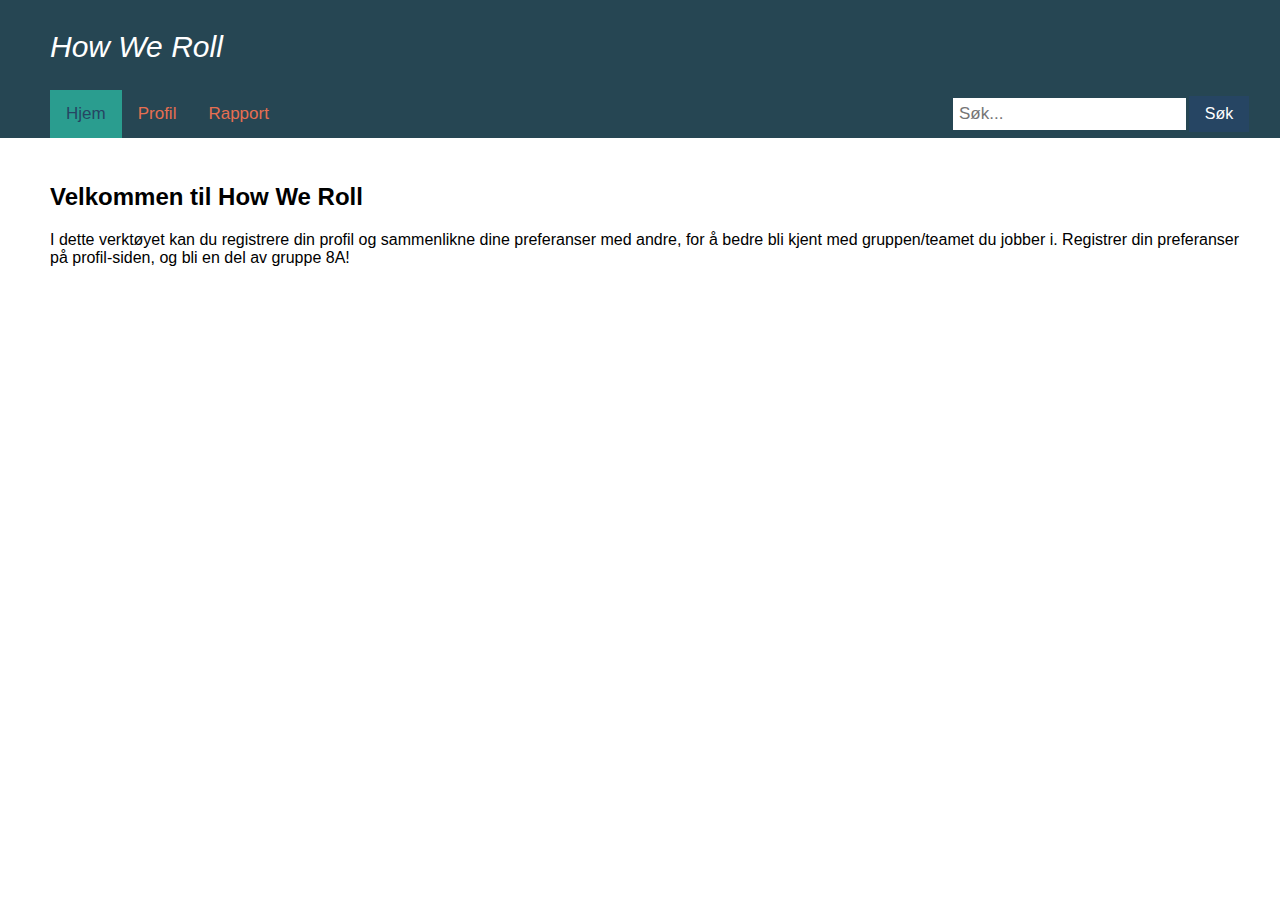
<file: index.html>
<!DOCTYPE html>
<html lang="no">
	<head>
		
		<meta charset="utf-8">
		<title>HowWeRoll</title>
		<style>
			/* Skjermoppløsning under 600px */
			@media screen and (max-width: 600px) {
				.topnav a,
				.topnav input[type=text] {
					float: none;
					display: block;
					text-align: left;
					width: 100%;
					margin: 0;
					padding: 14px;
				}
				.topnav input[type=text] {
					border: 1px solid #ccc;
				}
				h4 {
					padding-top: 40px;
					padding-bottom: 0px;
					margin: 0px;
					font-size: 1.5vw;
				}
				.header {
					text-align: left;
					background-color: #264653;
					height: 30px;
					width: auto;
					padding-top: 30px;
					padding-bottom: 30px;
					padding-left: 1%;
				}
				.topnav {
					overflow: hidden;
					background-color: #264653;
					padding-left: 5%;
					padding-right: 10%;
				}
				.header-text {
					padding: 30px;
				}
			}

			body {
				margin: 0px;
				font-family: Arial;
			}

			.header {
				text-align: left;
				background-color: #264653;
				height: 30px;
				padding-top: 30px;
				padding-bottom: 30px;
				padding-left: 50px;
			}

			.header-text {
				font-style: italic;
				font-size: 30px;
				font-family: Arial;
				color: white;
			}


			/* Div som omkranser innhold utenom header */

			.main-content {
				padding: 25px 25px 25px 50px;
			}


			/* Meny i header  */

			.topnav {
				overflow: hidden;
				background-color: #264653;
				padding-left: 50px;
				padding-right: 15px;
			}

			.topnav a {
				float: left;
				display: block;
				color: #e76f51;
				text-align: center;
				padding: 14px 16px;
				text-decoration: none;
				font-size: 17px;
			}

			.topnav a:hover {
				background-color: #e76f51;
				color: #264563;
			}

			.topnav a.active {
				background-color: #2A9D8F;
				color: #264563;
			}

			.topnav input[type=text] {
				float: right;
				padding: 6px;
				border: none;
				margin-top: 8px;
				margin-right: 3px;
				font-size: 17px;
			}

			.topnav input[type=button] {
				float: right;
				border: none;
				margin-top: 6px;
				margin-right: 16px;
				background-color: #264563;
				font-size: 16px;
				cursor: pointer;
				height: 36px;
				width: 60px;
				border: none;
				color: white;
				align-items: center;
			}

			.topnav input[type=button]:hover {
				font-weight: bolder;
				background-color: #2A9D8F;
				color: #264563;
			}

			h4 {
				padding-top: 40px;
				padding-bottom: 0px;
				margin: 0px;
			}

			.btn {
				background-color: #2A9D8F;
				font-size: 16px;
				cursor: pointer;
				height: 40px;
				width: 140px;
				border-radius: 12px;
				border: none;
			}

			.btncontainer {
				text-align: center;
				width: 100%;
			}


			/* Visittkort style */

			.visittkort-main {
				float: left;
				width: 500px;
				height: 250px;
				margin: 10px;
				display: grid;
				grid-template-columns: 220px;
				grid-template-rows: 150px;
				border: 1px solid black;
				border-radius: 10px;
				overflow: hidden;
			}

			.visittkort-img-container {
				text-align: center;
				background-color: #264653;
				grid-column-start: 1;
				grid-row-start: 1;
			}

			.visittkort-profile {
				color: black;
				grid-column-start: 1;
				grid-row-start: 2;
				padding: 25px
			}

			.visittkort-how-we-roll {
				background-color: #fafafa;
				grid-column-start: 2;
				grid-row-start: 1;
				grid-row-end: span 2;
				padding: 15px;
				font-size: 14px;
			}

			@keyframes fadeIn {
				0% {
					opacity: 0;
				}
				100% {
					opacity: 1;
				}
			}
		</style>
	</head>
	<body>
		<!--Header-->
		<div class="header"><span class="header-text">How We Roll</span></div>
		<div class="topnav">
			<a class="active" href="index.html">Hjem</a>
			<a href="how-we-roll.html">Profil</a>
			<a href="hwr-report.html">Rapport</a>
			<input type="button" value="Søk" onclick="OnlyAPlaceHolder()">
			<input type="text" placeholder="Søk...">
		</div>
		<!--Overskrift på hjemsiden-->
		<div class="main-content">
			<h2>Velkommen til How We Roll</h2>
			<p>I dette verktøyet kan du registrere din profil og sammenlikne dine preferanser med andre, for å bedre bli kjent med gruppen/teamet du jobber i. Registrer din preferanser på profil-siden, og bli en del av gruppe 8A!</p>
			<!--Visittkort-->
			<div id="visittkort-container">
			</div>
		</div>
		<script>
			function skrivUtData(data, color) {
		    let mail = data.Email; //Hente ut mail fra Email-variabel
		    //We fucked up, but fixed it..isj
		    if (mail === undefined) {
		        mail = data.email; //Hente ut mail på de som har sendt inn skjema etter endring av variabel
		    }
		    let hours = "";
		    let akt = "";
		    let work = "";
		    let dify = "";
		    let bgrp = "";
		    let filnavn = data.fname.replace(/"/g, "");
		    let bildefil = "visittkort/" + filnavn + ".png";
		    //Generaliserer verdiene fra how-we-roll
		    if (data.hours < 50) {
		        hours = "Morgenfugl (" + data.hours + ")";
		    } else {
		        hours = "Natteravn (" + data.hours + ")";
		    }
		    if (data.akt < 50) {
		        akt = "Sofagris (" + data.akt + ")";
		    } else {
		        akt = "Atletisk (" + data.akt + ")";
		    }
		    if (data.work < 50) {
		        work = "Selvstendig (" + data.work + ")";
		    } else {
		        work = "Samarbeid (" + data.work + ")";
		    }
		    if (data.dify < 50) {
		        dify = "Hjemmekontor (" + data.dify + ")";
		    } else {
		        dify = "Fysisk (" + data.dify + ")<br>";
		    }
		    if (data.bgrp < 50) {
		        bgrp = "Bakgrunnshistorie (" + data.bgrp + ")";
		    } else {
		        bgrp = "Rett på sak (" + data.bgrp + ")";
		    }
		    //Oppretter profil fra data
		    let ProfileData = data.fname + " " + data.lname + "<br>" + "Tlf: " + data.phone + "<br>" + mail;
		    ProfileData
		    //Oppretter hwr profil
		    let hwrInfo = "";
		    //Hente ut alle verdier i enkelt-variabler
		    hwrInfo += "Mine ferdigheter er; <b>" + data.ferdigheter + "</b><br><br>";
		    hwrInfo += "Jeg er en <b>" + hours + "</b>, og ";
		    hwrInfo += "<b>" + akt + "</b>.<br><br>";
		    hwrInfo += "Jeg foretrekker <b>" + work + "</b>, og å jobbe ";
		    hwrInfo += "<b>" + dify + "</b><br><br>";
		    hwrInfo += "Bakgrunnshistorie eller gå rett på sak? <b>" + bgrp + "</b";
		    //Oppretter visittkortet
		    //Div for how-we-roll informasjon
		    let kortDIVhwr = document.createElement('div');
		    kortDIVhwr.setAttribute('class', 'visittkort-how-we-roll');
		    kortDIVhwr.innerHTML = hwrInfo;
		    //Div for profilinformasjon
		    let kortDIVprofil = document.createElement('div');
		    kortDIVprofil.setAttribute('class', 'visittkort-profile');
		    kortDIVprofil.setAttribute('style', 'background-color: #264653; color: white');
		    kortDIVprofil.innerHTML = ProfileData;
		    //IMG for profilbilde
		    let profilIMG = document.createElement('img');
		    profilIMG.setAttribute('style', 'height: 100%');
		    profilIMG.setAttribute('src', bildefil);
		    profilIMG.setAttribute('alt', "Mangler bilde av " + data.fname);
		    //Div for bilde
		    let kortDIVimgContainer = document.createElement('div');
		    kortDIVimgContainer.setAttribute('class', 'visittkort-img-container');
		    kortDIVimgContainer.setAttribute('style', 'background-color:' + color);
		    kortDIVimgContainer.appendChild(profilIMG);
		    //Div for visittkort
		    let kortDIVmain = document.createElement('div');
		    kortDIVmain.setAttribute('class', 'visittkort-main');
		    kortDIVmain.appendChild(kortDIVimgContainer);
		    kortDIVmain.appendChild(kortDIVprofil);
		    kortDIVmain.appendChild(kortDIVhwr);
		    document.getElementById("visittkort-container").append(kortDIVmain);
		    //console.log(data);
			}
			Promise.all([
        fetch('https://bacit.info/hwr/20211001094058-34dc0beed53ce17dd663f6e087108c9d.json').then(response => response.json()), //Eirik
        fetch('https://bacit.info/hwr/20211001093746-d8cb56df33e70d2ef254d6c80ea38775.json').then(response => response.json()), //Theodor
        fetch('https://bacit.info/hwr/20211001094627-7fa2d75c27d4f4cba1ecc00495324c36.json').then(response => response.json()), //Truls
        fetch('https://bacit.info/hwr/20211001094831-ba9e391bae4b7a39f06be4f8a19a7823.json').then(response => response.json()), //Marius
        fetch('https://bacit.info/hwr/20211005113204-b6cfa28db27ae79a0bbf35470e248e88.json').then(response => response.json()), //Thomas
        fetch('https://bacit.info/hwr/20211011103345-e83ea3b785ac114fc534dfda95e62ab8.json').then(response => response.json()), //Jacob
        fetch('https://bacit.info/hwr/20211004103455-8cbc00dea8a541d0c092099f4c8bde96.json').then(response => response.json()), //Magnus
        fetch('https://bacit.info/hwr/20211011104422-d917f3b7711497a42476da1a6fa9e2fd.json').then(response => response.json()), //Zeyd
		    ])
		    .then((data) => {
		        //Henter ut data for hver enkelt person i en egen variabel/array
		        let eirik = data[0];
		        skrivUtData(eirik, "#b9b9b9");
		        let theodor = data[1];
		        skrivUtData(theodor, "#7dcc6f");
		        let truls = data[2];
		        skrivUtData(truls, "#8fdeff");
		        let marius = data[3];
		        skrivUtData(marius, "#c9b82e");
		        let thomas = data[4];
		        skrivUtData(thomas, "#eea241");
		        let jacob = data[5];
		        skrivUtData(jacob, "#8f62e1");
		        let magnus = data[6];
		        skrivUtData(magnus, "#7bdc5e");
		        let zeyd = data[7];
		        skrivUtData(zeyd, "#faa5f2");
		    });

			if (localStorage.trxid) {
			    let last_trxid = localStorage.getItem("trxid");
			    let last_time = localStorage.getItem("time");
			    fetch('https://bacit.info/hwr/' + last_time + '-' + last_trxid + '.json')
			        .then(response => response.json())
			        .then(data => skrivUtData(data, "#e36256"));
			}
			// just an alert message for when users try to use the search bar
			function OnlyAPlaceHolder() {
			    alert("this item doesn't have much functionality yet and is only a placeholder")
			}
		</script>
	</body>
</html>
</file>
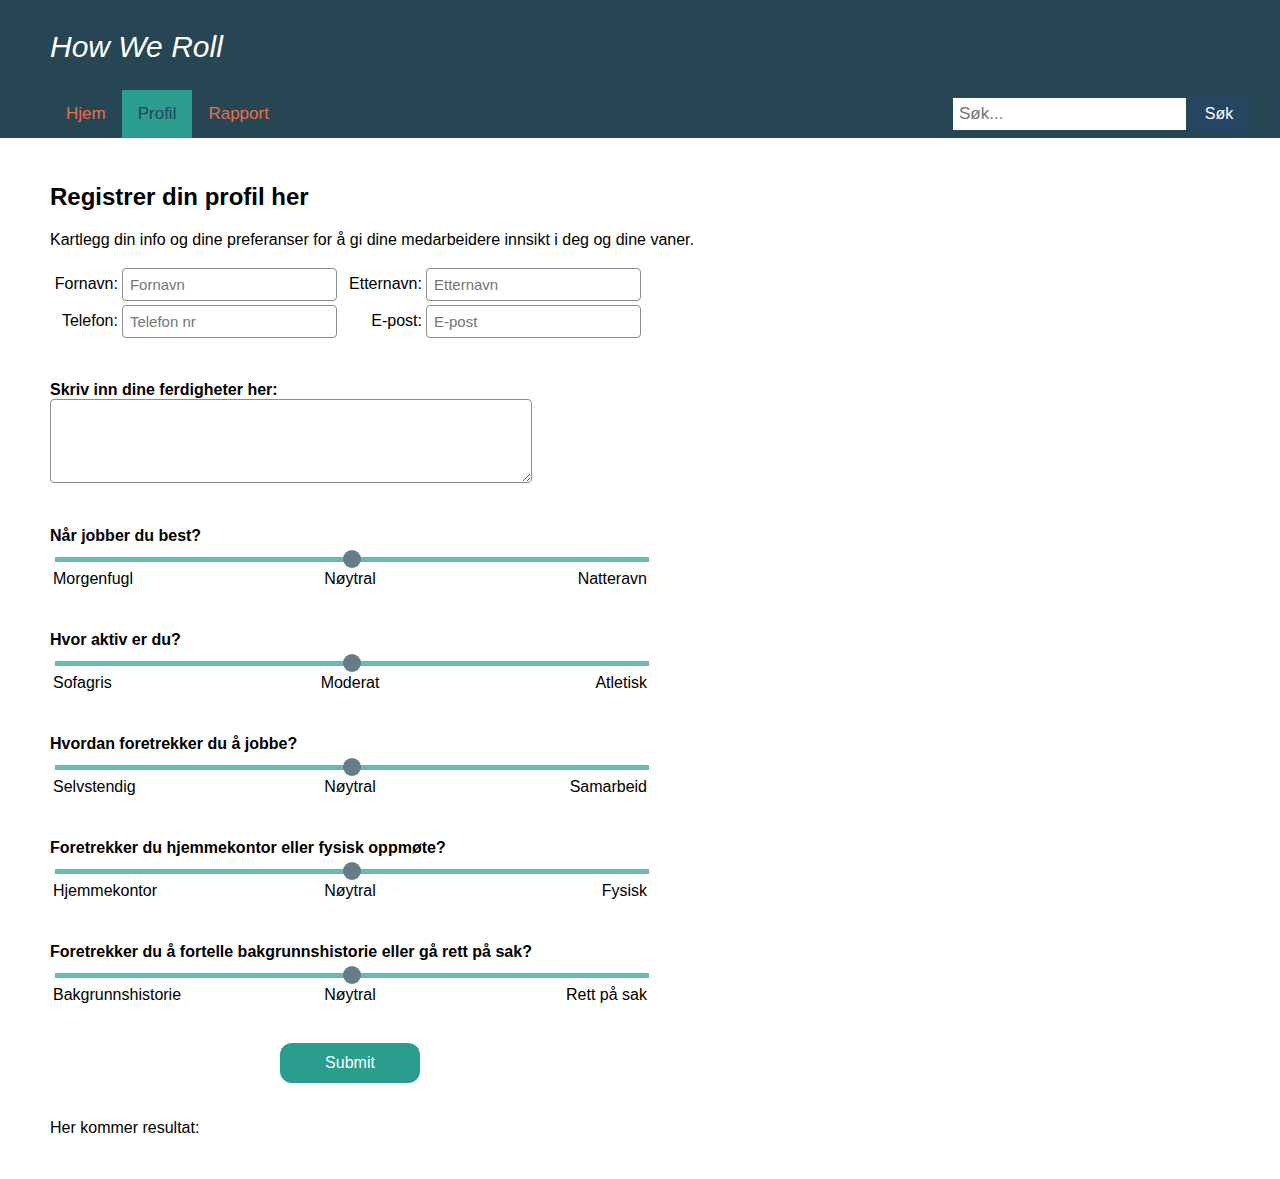
<file: how-we-roll.html>
<!DOCTYPE html>
<html lang="no">
    <head>
        <meta charset="utf-8">
        <title>HowWeRoll</title>
        <style>
            /* Skjermoppløsning under 600px */

            @media screen and (max-width: 600px) {
                .topnav a,
                .topnav input[type=text] {
                    float: none;
                    display: block;
                    text-align: left;
                    width: 100%;
                    margin: 0;
                    padding: 14px;
                }
                .topnav input[type=text] {
                    border: 1px solid #ccc;
                }
                h4 {
                    padding-top: 40px;
                    padding-bottom: 0px;
                    margin: 0px;
                    font-size: 1.5vw;
                }
                .text-align-left {
                    text-align: left;
                    font-size: 3vw;
                }
                .text-align-right {
                    text-align: right;
                    font-size: 3vw;
                }
                .text-align-center {
                    text-align: center;
                    font-size: 3vw;
                }
                .header {
                    text-align: left;
                    background-color: #264653;
                    height: 30px;
                    width: auto;
                    padding-top: 30px;
                    padding-bottom: 30px;
                    padding-left: 1%;
                }
                .topnav {
                    overflow: hidden;
                    background-color: #264653;
                    padding-left: 5%;
                    padding-right: 10%;
                }
                .header-text {
                    padding: 30px;
                }
            }

            .text-align-left {
                text-align: left;
            }

            .text-align-right {
                text-align: right;
            }

            .text-align-center {
                text-align: center;
            }

            body {
                margin: 0px;
                font-family: Arial;
            }

            .header {
                text-align: left;
                background-color: #264653;
                height: 30px;
                padding-top: 30px;
                padding-bottom: 30px;
                padding-left: 50px;
            }

            .header-text {
                font-style: italic;
                font-size: 30px;
                font-family: Arial;
                color: white;
            }


            /* Div som omkranser innhold utenom header */

            .main-content {
                padding: 25px 25px 25px 50px;
            }


            /* Meny i header  */

            .topnav {
                overflow: hidden;
                background-color: #264653;
                padding-left: 50px;
                padding-right: 15px;
            }

            .topnav a {
                float: left;
                display: block;
                color: #e76f51;
                text-align: center;
                padding: 14px 16px;
                text-decoration: none;
                font-size: 17px;
            }

            .topnav a:hover {
                background-color: #e76f51;
                color: #264563;
            }

            .topnav a.active {
                background-color: #2A9D8F;
                color: #264563;
            }

            .topnav input[type=text] {
                float: right;
                padding: 6px;
                border: none;
                margin-top: 8px;
                margin-right: 3px;
                font-size: 17px;
            }

            .topnav input[type=button] {
                float: right;
                border: none;
                margin-top: 6px;
                margin-right: 16px;
                background-color: #264563;
                font-size: 16px;
                cursor: pointer;
                height: 36px;
                width: 60px;
                border: none;
                color: white;
                align-items: center;
            }

            .topnav input[type=button]:hover {
                font-weight: bolder;
                background-color: #2A9D8F;
                color: #264563;
            }

            h4 {
                padding-top: 40px;
                padding-bottom: 0px;
                margin: 0px;
            }


            /* Form styles */

            .form-div {
                max-width: 600px;
            }

            .form-table {
                width: 100%;
            }

            .form-ferdigheter {
                border-radius: 4px;
                font-size: 15px;
                border: 1px solid #8C8C8C;
                padding: 7px;
            }

            .slider {
                -webkit-appearance: none;
                width: 100%;
                height: 5px;
                background: #2A9D8F;
                outline: none;
                opacity: 0.7;
                -webkit-transition: .2s;
                transition: opacity .2s;
            }

            .slider:hover {
                opacity: 1;
            }

            .slider::-webkit-slider-thumb {
                -webkit-appearance: none;
                appearance: none;
                background: #264653;
                width: 18px;
                height: 18px;
                cursor: pointer;
                border-radius: 50%;
            }

            .slidercontainer {
                width: 100%;
                border: 0px solid black;
            }

            .slidercontainer td {
                border: 0px solid black;
                width: 33.3%;
            }

            .form-textinput {
                border-radius: 4px;
                font-size: 15px;
                border: 1px solid #8C8C8C;
                padding: 7px;
            }

            .submit {
                color: white;
            }

            .submit:hover {
                font-weight: bold;
                border-radius: 50%;
            }

            .btn {
                background-color: #2A9D8F;
                font-size: 16px;
                cursor: pointer;
                height: 40px;
                width: 140px;
                border-radius: 12px;
                border: none;
            }

            .btncontainer {
                text-align: center;
                width: 100%;
            }

            @keyframes fadeIn {
                0% {
                    opacity: 0;
                }
                100% {
                    opacity: 1;
                }
            }

            .svg-shadow {
                -webkit-filter: drop-shadow( 0px 0px 3px rgba(0, 0, 0, .3));
                filter: drop-shadow( 0px 0px 3px rgba(0, 0, 0, .3));
            }
        </style>
    </head>
    <body>
        <!--Header-->
        <div class="header"><span class="header-text">How We Roll</span></div>
        <div class="topnav">
            <a href="index.html">Hjem</a>
            <a class="active" href="how-we-roll.html">Profil</a>
            <a href="hwr-report.html">Rapport</a>
            <input type="button" value="Søk" onclick="OnlyAPlaceHolder()">
            <input type="text" placeholder="Søk...">
        </div>
        <div class="main-content">
            <form id="HWR-form">
                <!--Overskrift på profilsiden-->
                <h2>Registrer din profil her</h2>
                <p>Kartlegg din info og dine preferanser for å gi dine medarbeidere innsikt i deg og dine vaner.</p>
                <div id='localstorage-tekst'></div>
                <div class="form-div">
                    <table class="form-table">
                        <tr>
                            <td class="text-align-right">
                                <label for="fname">Fornavn:</label>
                            </td>
                            <td class="text-align-left"><input type="text" name="fname" id="fname" class='form-textinput' placeholder="Fornavn">
                            <td class="text-align-right">
                                <label for="lname">Etternavn:</label>
                            </td>
                            <td class="text-align-left"><input type="text" name="lname" id="lname" class='form-textinput' placeholder="Etternavn"></td>
                        </tr>
                        <tr>
                            <td class="text-align-right">
                                <label for="phone">Telefon:</label>
                            </td>
                            <td class="text-align-left"><input type="number" name="phone" id="phone" class='form-textinput' placeholder="Telefon nr"></td>
                            <td class="text-align-right">
                                <label for="email">E-post:</label>
                            </td>
                            <td class="text-align-left"><input type="email" name="email" id="email" class='form-textinput' placeholder="E-post"></td>
                        </tr>
                    </table>
                    <!--Slidere-->
                    <h4><label for="ferdigheter">Skriv inn dine ferdigheter her:</label></h4>
                    <textarea name="ferdigheter" id="ferdigheter" rows="4" cols="50" class="form-ferdigheter"></textarea>
                    <h4><label for="hours">Når jobber du best?</label></h4>
                    <table class="slidercontainer">
                        <tr>
                            <td colspan="3"><input type="range" name="hours" id="hours" min="0" max="100" value="50" class="slider"></td>
                        </tr>
                        <tr>
                            <td class="text-align-left">Morgenfugl</td>
                            <td class="text-align-center">Nøytral</td>
                            <td class="text-align-right">Natteravn</td>
                        </tr>
                    </table>
                    <h4><label for="akt">Hvor aktiv er du?</label></h4>
                    <table class="slidercontainer">
                        <tr>
                            <td colspan="3"><input type="range" name="akt" id="akt" min="0" max="100" value="50" class="slider"></td>
                        </tr>
                        <tr>
                            <td class="text-align-left">Sofagris</td>
                            <td class="text-align-center">Moderat</td>
                            <td class="text-align-right">Atletisk</td>
                        </tr>
                    </table>
                    <h4><label for="work">Hvordan foretrekker du å jobbe?</label></h4>
                    <table class="slidercontainer">
                        <tr>
                            <td colspan="3"><input type="range" name="work" id="work" min="0" max="100" value="50" class="slider"></td>
                        </tr>
                        <tr>
                            <td class="text-align-left">Selvstendig</td>
                            <td class="text-align-center">Nøytral</td>
                            <td class="text-align-right">Samarbeid</td>
                        </tr>
                    </table>
                    <h4><label for="dify">Foretrekker du hjemmekontor eller fysisk oppmøte?</label></h4>
                    <table class="slidercontainer">
                        <tr>
                            <td colspan="3"><input type="range" name="dify" id="dify" min="0" max="100" value="50" class="slider"></td>
                        </tr>
                        <tr>
                            <td class="text-align-left">Hjemmekontor</td>
                            <td class="text-align-center">Nøytral</td>
                            <td class="text-align-right">Fysisk</td>
                        </tr>
                    </table>
                    <h4><label for="bgrp">Foretrekker du å fortelle bakgrunnshistorie eller gå rett på sak?</label></h4>
                    <table class="slidercontainer">
                        <tr>
                            <td colspan="3"><input type="range" name="bgrp" id="bgrp" min="0" max="100" value="50" class="slider"></td>
                        </tr>
                        <tr>
                            <td class="text-align-left">Bakgrunnshistorie</td>
                            <td class="text-align-center">Nøytral</td>
                            <td class="text-align-right">Rett på sak</td>
                        </tr>
                    </table>
                    <br>
                    <br>
                    <div class="btncontainer">
                        <button class="btn submit" type="submit">Submit</button>
                    </div>
                </div>
            </form>
            <!--Resultat på undersøkelse-->
            <br><br>
            <div class='results'>
                Her kommer resultat:<br>
            <pre></pre>
        </div>
    </div>
        <!--Javascript for dokumentet-->
        <script>
            //Sjekker om skjemaet er fylt ut fra før og skriver ut en melding til div-elementet med ID "localstorage-tekst".
            if (localStorage.trxid) {
                document.getElementById("localstorage-tekst").innerHTML = "<span style='color: red;'>Du har allerede fylt ut dette skjemaet, men du er velkommen til å fylle ut en gang til!</span><br><br>";
            }
            // From https://developer.mozilla.org/en-US/docs/Web/API/Fetch_API/Using_Fetch (seen 2021-09-27)
            // Example POST method implementation using fetch:
            async function postData(url = '', data = {}) {
                // Default options are marked with *
                const response = await fetch(url, {
                    method: 'POST', // *GET, POST, PUT, DELETE, etc.
                    mode: 'cors', // no-cors, *cors, same-origin
                    cache: 'no-cache', // *default, no-cache, reload, force-cache,only-if-cached
                    credentials: 'same-origin', // include, *same-origin, omit
                    headers: {
                        'Content-Type': 'application/json',
                        // 'Content-Type': 'application/x-www-form-urlencoded',
                    },
                    redirect: 'follow', // manual, *follow, error
                    referrerPolicy: 'no-referrer', // no-referrer,*no-referrer-when-downgrade, origin, origin-when-cross-origin, same-origin, strict-origin, strict-origin-when-cross-origin, unsafe-url
                    body: JSON.stringify(data) // body data type must match"Content-Type"header
                });
                return response.json(); // parses JSON response into native JavaScriptobjects
            }

            function handleSubmit(event) {
                event.preventDefault();
                const data = new FormData(event.target);
                const formJSON = Object.fromEntries(data.entries());
                const results = document.querySelector('.results pre');
                postData('https://bacit.info/', formJSON)
                    .then(data => {
                        let trxid = JSON.stringify(data.trxid, null, 2).replace(/"/g, "");
                        let time = JSON.stringify(data.time, null, 2).replace(/"/g, "");
                        localStorage.setItem("trxid", trxid);
                        localStorage.setItem("time", time);
                        results.innerText = JSON.stringify(data, null, 2);
                        document.getElementById("HWR-form").reset();
                        ScrollDown();
                        return false;
                    });
            }
            const form = document.querySelector('form');
            form.addEventListener('submit', handleSubmit);
            // just an alert message for when users try to use the search bar
            function OnlyAPlaceHolder() {
                alert("this item doesn't have much functionality yet and is only a placeholder")
            }

            function ScrollDown() {
                window.scrollTo(0, document.body.scrollHeight);
            }
        </script>
    </body>
</html>
</file>
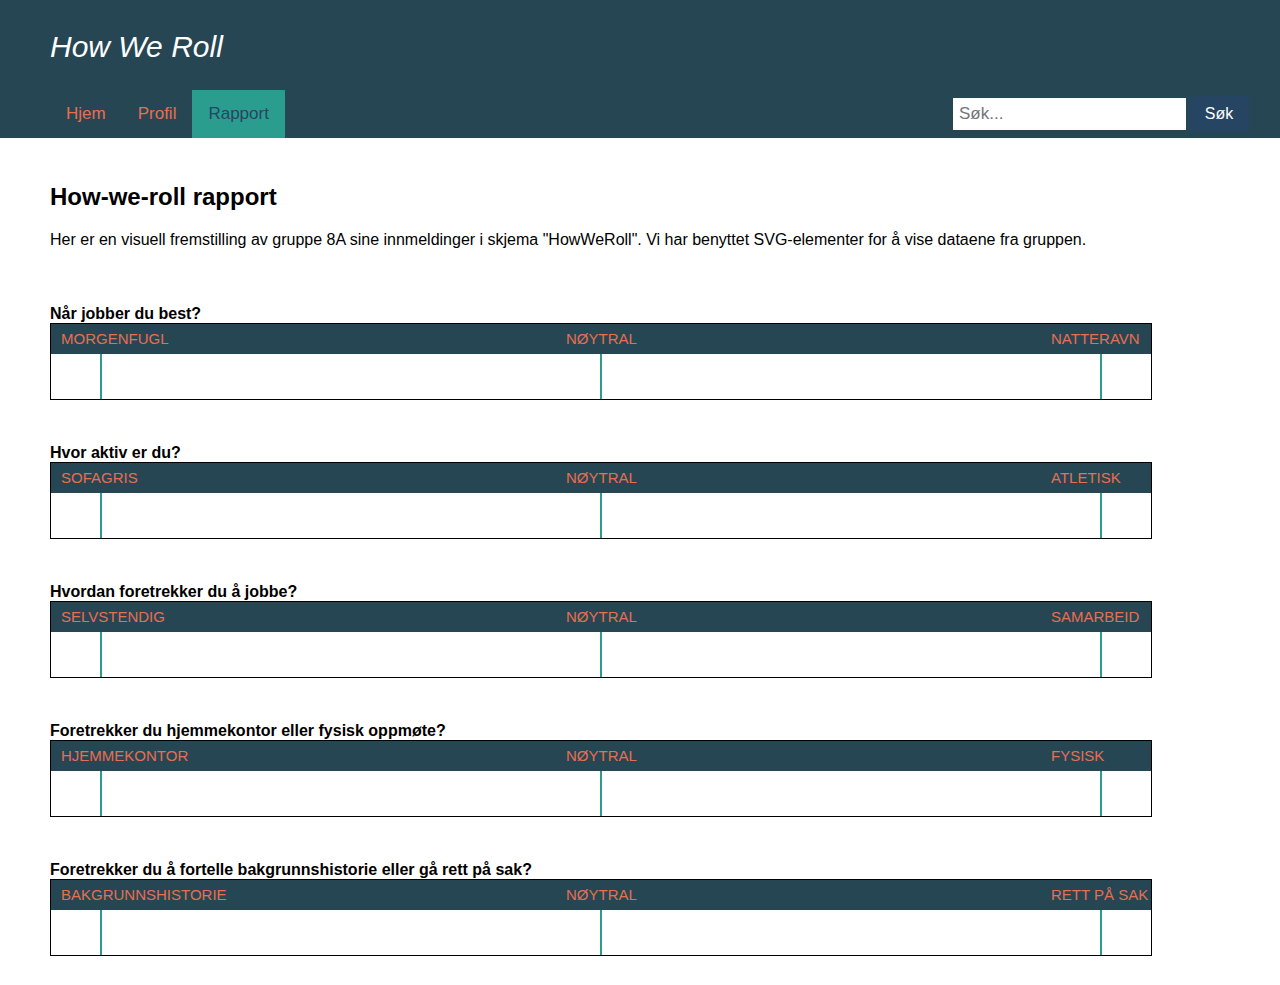
<file: hwr-report.html>
<!DOCTYPE html>
<html lang="no">
  <head>
    
    <meta charset="utf-8">
    <title>HowWeRoll</title>
    <style>
      /* Skjermoppløsning under 600px */
      @media screen and (max-width: 600px) {
        .topnav a,
        .topnav input[type=text] {
          float: none;
          display: block;
          text-align: left;
          width: 100%;
          margin: 0;
          padding: 14px;
        }
        .topnav input[type=text] {
          border: 1px solid #ccc;
        }
        h4 {
          padding-top: 40px;
          padding-bottom: 0px;
          margin: 0px;
          font-size: 1.5vw;
        }
        .header {
          text-align: left;
          background-color: #264653;
          height: 30px;
          width: auto;
          padding-top: 30px;
          padding-bottom: 30px;
          padding-left: 1%;
        }
        .topnav {
          overflow: hidden;
          background-color: #264653;
          padding-left: 5%;
          padding-right: 10%;
        }
        .header-text {
          padding: 30px;
        }
      }

      body {
        margin: 0px;
        font-family: Arial;
      }

      .header {
        text-align: left;
        background-color: #264653;
        height: 30px;
        padding-top: 30px;
        padding-bottom: 30px;
        padding-left: 50px;
      }

      .header-text {
        font-style: italic;
        font-size: 30px;
        font-family: Arial;
        color: white;
      }


      /* Div som omkranser innhold utenom header */

      .main-content {
        padding: 25px 25px 25px 50px;
      }


      /* Meny i header  */
      .topnav {
        overflow: hidden;
        background-color: #264653;
        padding-left: 50px;
        padding-right: 15px;
      }
      .topnav a {
        float: left;
        display: block;
        color: #e76f51;
        text-align: center;
        padding: 14px 16px;
        text-decoration: none;
        font-size: 17px;
      }

      .topnav a:hover {
        background-color: #e76f51;
        color: #264563;
      }

      .topnav a.active {
        background-color: #2A9D8F;
        color: #264563;
      }

      .topnav input[type=text] {
        float: right;
        padding: 6px;
        border: none;
        margin-top: 8px;
        margin-right: 3px;
        font-size: 17px;
      }

      .topnav input[type=button] {
        float: right;
        border: none;
        margin-top: 6px;
        margin-right: 16px;
        background-color: #264563;
        font-size: 16px;
        cursor: pointer;
        height: 36px;
        width: 60px;
        border: none;
        color: white;
        align-items: center;
      }

      .topnav input[type=button]:hover {
        font-weight: bolder;
        background-color: #2A9D8F;
        color: #264563;
      }

      h4 {
        padding-top: 40px;
        padding-bottom: 0px;
        margin: 0px;
      }


      /*SVG css */

      .svg-animation {
        animation: 1s ease-out 0s 1 fadeIn;
        animation-direction: alternate;
      }

      .svg-text {
        animation: 1s ease-out 0s 1 fadeIn;
        font-size: 12px;
        text-anchor: middle;
        font-weight: bold;
      }

      .svg-num {
        animation: 1s ease-out 0s 1 fadeIn;
        font-size: 12px;
        text-anchor: middle;
      }

      @keyframes fadeIn {
        0% {
          opacity: 0;
        }
        100% {
          opacity: 1;
        }
      }

      .svg-shadow {
        -webkit-filter: drop-shadow( 0px 0px 3px rgba(0, 0, 0, .3));
        filter: drop-shadow( 0px 0px 3px rgba(0, 0, 0, .3));
      }
    </style>
  </head>
  <body>
    <!--Header-->
    <div class="header"><span class="header-text">How We Roll</span></div>
    <div class="topnav">
      <a href="index.html">Hjem</a>
      <a href="how-we-roll.html">Profil</a>
      <a class="active" href="hwr-report.html">Rapport</a>
      <input type="button" value="Søk" onclick="OnlyAPlaceHolder()">
      <input type="text" placeholder="Søk...">
    </div>
    <div class="main-content">
      <h2>How-we-roll rapport</h2>
      <p>Her er en visuell fremstilling av gruppe 8A sine innmeldinger i skjema "HowWeRoll". Vi har benyttet SVG-elementer for å vise dataene fra gruppen. </p>
      <p id='localstorage-tekst'></p>
      <h4>Når jobber du best?</h4>
      <svg xmlns="http://www.w3.org/2000/svg" height="75" width="1100" id="hours-svg" style='border: 1px solid black;'>
        
        <line x1="550" y1="30" x2="550" y2="1000" style="stroke:rgb(42,157,144);stroke-width:2" />
          <line x1="50" y1="30" x2="50" y2="1000" style="stroke:rgb(42,157,144);stroke-width:2" />
            <line x1="1050" y1="30" x2="1050" y2="1000" style="stroke:rgb(42,157,144);stroke-width:2" />
              <rect width="1100px" height="30px" fill="#264653"/>
              <g font-size="15" font-family="sans-serif" fill="#e76f51" stroke="none">
                <text x="10" y="20" dx="0">MORGENFUGL</text>
                <text x="515" y="20" dx="0">NØYTRAL</text>
                <text x="1000" y="20" dx="0">NATTERAVN</text>
              </g>
      </svg>
      <br>
      <h4>Hvor aktiv er du?</h4>
      <svg xmlns="http://www.w3.org/2000/svg" height="75" width="1100" id="akt-svg" style='border: 1px solid black;'>
        
        <line x1="550" y1="30" x2="550" y2="1000" style="stroke:rgb(42,157,144);stroke-width:2" />
          <line x1="50" y1="30" x2="50" y2="1000" style="stroke:rgb(42,157,144);stroke-width:2" />
            <line x1="1050" y1="30" x2="1050" y2="1000" style="stroke:rgb(42,157,144);stroke-width:2" />
              <rect width="1100px" height="30px" fill="#264653"/>
              <g font-size="15" font-family="sans-serif" fill="#e76f51" stroke="none">
                <text x="10" y="20" dx="0">SOFAGRIS</text>
                <text x="515" y="20" dx="0">NØYTRAL</text>
                <text x="1000" y="20" dx="0">ATLETISK</text>
              </g>
      </svg>
      <br>
      <h4>Hvordan foretrekker du å jobbe?</h4>
      <svg xmlns="http://www.w3.org/2000/svg" height="75" width="1100" id="work-svg" style='border: 1px solid black;'>
        
        <line x1="550" y1="30" x2="550" y2="1000" style="stroke:rgb(42,157,144);stroke-width:2" />
          <line x1="50" y1="30" x2="50" y2="1000" style="stroke:rgb(42,157,144);stroke-width:2" />
            <line x1="1050" y1="30" x2="1050" y2="1000" style="stroke:rgb(42,157,144);stroke-width:2" />
              <rect width="1100px" height="30px" fill="#264653"/>
              <g font-size="15" font-family="sans-serif" fill="#e76f51" stroke="none">
                <text x="10" y="20" dx="0">SELVSTENDIG</text>
                <text x="515" y="20" dx="0">NØYTRAL</text>
                <text x="1000" y="20" dx="0">SAMARBEID</text>
              </g>
      </svg>
      <br>
      <h4>Foretrekker du hjemmekontor eller fysisk oppmøte?</h4>
      <svg xmlns="http://www.w3.org/2000/svg" height="75" width="1100" id="dify-svg" style='border: 1px solid black;'>
        
        <line x1="550" y1="30" x2="550" y2="1000" style="stroke:rgb(42,157,144);stroke-width:2" />
          <line x1="50" y1="30" x2="50" y2="1000" style="stroke:rgb(42,157,144);stroke-width:2" />
            <line x1="1050" y1="30" x2="1050" y2="1000" style="stroke:rgb(42,157,144);stroke-width:2" />
              <rect width="1100px" height="30px" fill="#264653"/>
              <g font-size="15" font-family="sans-serif" fill="#e76f51" stroke="none">
                <text x="10" y="20" dx="0">HJEMMEKONTOR</text>
                <text x="515" y="20" dx="0">NØYTRAL</text>
                <text x="1000" y="20" dx="0">FYSISK</text>
              </g>
      </svg>
      <br>
      <h4>Foretrekker du å fortelle bakgrunnshistorie eller gå rett på sak?</h4>
      <svg xmlns="http://www.w3.org/2000/svg" height="75" width="1100" id="bgrp-svg" style='border: 1px solid black;'>
        
        <line x1="550" y1="30" x2="550" y2="1000" style="stroke:rgb(42,157,144);stroke-width:2" />
          <line x1="50" y1="30" x2="50" y2="1000" style="stroke:rgb(42,157,144);stroke-width:2" />
            <line x1="1050" y1="30" x2="1050" y2="1000" style="stroke:rgb(42,157,144);stroke-width:2" />
              <rect width="1100px" height="30px" fill="#264653"/>
              <g font-size="15" font-family="sans-serif" fill="#e76f51" stroke="none">
                <text x="10" y="20" dx="0">BAKGRUNNSHISTORIE</text>
                <text x="515" y="20" dx="0">NØYTRAL</text>
                <text x="1000" y="20" dx="0">RETT PÅ SAK</text>
              </g>
      </svg>
    </div>

    <script>
      //Funksjon for å plassere navn på SVG-demo. Trenger en tall-verdi (value), en farge (color) og element-id til SVG (svgID)
      function drawSvgText(value, color, svgID, name) {
          const svg = document.getElementById(svgID); //Setter SVG-element basert på svgID
          const svgns = "http://www.w3.org/2000/svg"; //
          let xVal = (parseInt(value) * 10) + 50; //Ganger verdien med 10 for å tegne inn i SVG-elementet som er 1000px bredt
          //Sjekker om verdien er høyere eller lavere enn 500 for å få øke avstanden mellom punktene, samt sette den totale høyden på SVG-elementet
          if (xVal < 500) {
              svgHeightLeft = svgHeightLeft + 50; //Legger til 35 px til venstre-side
              svgYvalue = svgHeightLeft; //Setter Y-verdi til den oppdaterte venstre-side verdien
          } else {
              svgHeightRight = svgHeightRight + 50; //Legger til 35 px til høyre-side
              svgYvalue = svgHeightRight; //Setter Y-verdu til den oppdaterte høyre-side verdien
          }
          //Sjekker om verdien er 0 eller 1000. Legger til eller trekker fra 50px for å unngå at punktene kommer helt ut i kanten på SVG-elementet
          //if(xVal == 0) { xVal = xVal + 50; } //Verdien er 0 og det legges til 50px
          //if(xVal == 1000) { xVal = xVal - 50; } //Verdien er 1000, og det trekkes fra 50px
          let txtName = document.createElementNS(svgns, 'text'); //Oppretter variabel for å vise navn som SVG
          txtName.setAttributeNS(null, 'x', xVal); //Setter x-verdi for navn-objektet
          txtName.setAttributeNS(null, 'y', svgYvalue); //Setter y-verdi for navn-objektet
          txtName.setAttributeNS(null, 'class', 'svg-text svg-animation'); //Knytter css-klassen svg-text til navn-objektet
          txtName.textContent = name; //Setter verdien på tekst-elementet, herunder variablenen "name"
          let circle = document.createElementNS(svgns, "circle"); //Oppretter variabel for å vise en sirkel i SVG-elementet
          circle.setAttributeNS(null, 'cx', xVal); //Setter x-verdi
          circle.setAttributeNS(null, 'cy', svgYvalue); //Setter y-verdi
          circle.setAttributeNS(null, 'r', 25); //Setter radius på sirkelen
          circle.setAttributeNS(null, 'style', 'fill: ' + color); //Setter farge på sirkelen
          circle.setAttributeNS(null, 'class', 'svg-animation svg-shadow');
          let txtValue = document.createElementNS(svgns, 'text');
          txtValue.setAttributeNS(null, 'x', xVal);
          txtValue.setAttributeNS(null, 'y', svgYvalue + 15);
          txtValue.setAttributeNS(null, 'class', 'svg-num svg-animation');
          txtValue.textContent = value;
          //Legger til sirkelen til svg-elementet
          svg.appendChild(circle);
          svg.appendChild(txtName);
          svg.appendChild(txtValue);
      }
      svgYvalue = 0; //Totalhøyde på SVG-elementet
      svgHeightLeft = 25; //Høyde på venstre-side i SVG-elementet
      svgHeightRight = 25; //Høyde på høyre-side i SVG-elementet
      //Legger alle URLene til filene inn i et array (urls)
      let urls = [
          'https://bacit.info/hwr/20211001094058-34dc0beed53ce17dd663f6e087108c9d.json',
          'https://bacit.info/hwr/20211001093746-d8cb56df33e70d2ef254d6c80ea38775.json',
          'https://bacit.info/hwr/20211001094627-7fa2d75c27d4f4cba1ecc00495324c36.json',
          'https://bacit.info/hwr/20211001094831-ba9e391bae4b7a39f06be4f8a19a7823.json',
          'https://bacit.info/hwr/20211005113204-b6cfa28db27ae79a0bbf35470e248e88.json',
          'https://bacit.info/hwr/20211011103345-e83ea3b785ac114fc534dfda95e62ab8.json',
          'https://bacit.info/hwr/20211004103455-8cbc00dea8a541d0c092099f4c8bde96.json',
          'https://bacit.info/hwr/20211011104422-d917f3b7711497a42476da1a6fa9e2fd.json',
      ]
      //Sjekker om noen har fylt ut profil-siden og det ligger data i local storage.
      if (localStorage.trxid) {
          let last_trxid = localStorage.getItem("trxid");
          let last_time = localStorage.getItem("time");
          urls.push('https://bacit.info/hwr/' + last_time + '-' + last_trxid + '.json'); //Legger til URL til urls array ved å bruke funksjonen push()
      }
      //Legger alle URLer i en promise.all funksjon
      Promise.all(urls.map(url => fetch(url).then(response => response.json()))).then((data) => {
          //Henter ut data for hver enkelt person i en egen variabel/array for å gjøre oversikten i koden bedre. Hadde det vært et dynamisk system så hadde ikke dette vært nødvendig/mulig
          let eirik = data[0];
          let theodor = data[1];
          let truls = data[2];
          let marius = data[3];
          let thomas = data[4];
          let jacob = data[5];
          let magnus = data[6];
          let zeyd = data[7];
          //Sjekker om det er lagret noe i local storage, og skriver eventuelt ut en melding til <p>-elementet med ID "localstorage-tekst" hvor fornavn og etternavn blir synlig.
          if (localStorage.trxid) {
              document.getElementById("localstorage-tekst").innerHTML = "Takk for at du fylte ut din profil <b>" + data[8].fname + " " + data[8].lname + "</b>. Nedefor kan du se hvordan du passer inn i gruppen:";
          }
          //Setter variablene for Y verdi av innholdet i dette SVG-elementet
          svgYvalue = 0; //Totalhøyde på SVG-elementet
          svgHeightLeft = 25; //Høyde på venstre-side i SVG-elementet
          svgHeightRight = 25; //Høyde på høyre-side i SVG-elementet
          //Bruker funksjonen drawSvgText til å generere svg-elementene til hours-svg
          drawSvgText(eirik.hours, "#b9b9b9", "hours-svg", eirik.fname);
          drawSvgText(theodor.hours, "#7dcc6f", "hours-svg", theodor.fname);
          drawSvgText(truls.hours, "#8fdeff", "hours-svg", truls.fname);
          drawSvgText(marius.hours, "#c9b82e", "hours-svg", marius.fname);
          drawSvgText(thomas.hours, "#eea241", "hours-svg", thomas.fname);
          drawSvgText(jacob.hours, "#8f62e1", "hours-svg", jacob.fname);
          drawSvgText(magnus.hours, "#7bdc5e", "hours-svg", magnus.fname);
          drawSvgText(zeyd.hours, "#faa5f2", "hours-svg", zeyd.fname);
          if (localStorage.trxid) {
              drawSvgText(data[8].hours, "#e36256", "hours-svg", data[8].fname);
          }
          //Sjekker hvilken side som er høyest, og bruker deretter den høyeste til å sette "height" på SVG-elementet hours-svg
          if (svgHeightRight < svgHeightLeft) {
              svgYvalue = svgHeightLeft; //Venstre side er høyest
          } else {
              svgYvalue = svgHeightRight; //Høyre side er høyest
          }
          //Endrer høyden på SVG-elementet
          document.getElementById('hours-svg').setAttribute("height", svgYvalue + 40);
          //Akt
          svgYvalue = 0;
          svgHeightLeft = 25;
          svgHeightRight = 25;
          drawSvgText(eirik.akt, "#b9b9b9", "akt-svg", eirik.fname);
          drawSvgText(theodor.akt, "#7dcc6f", "akt-svg", theodor.fname);
          drawSvgText(truls.akt, "#8fdeff", "akt-svg", truls.fname);
          drawSvgText(marius.akt, "#c9b82e", "akt-svg", marius.fname);
          drawSvgText(thomas.akt, "#eea241", "akt-svg", thomas.fname);
          drawSvgText(jacob.akt, "#8f62e1", "akt-svg", jacob.fname);
          drawSvgText(magnus.akt, "#7bdc5e", "akt-svg", magnus.fname);
          drawSvgText(zeyd.akt, "#faa5f2", "akt-svg", zeyd.fname);
          if (localStorage.trxid) {
              drawSvgText(data[8].akt, "#e36256", "akt-svg", data[8].fname);
          }
          if (svgHeightRight < svgHeightLeft) {
              svgYvalue = svgHeightLeft;
          } else {
              svgYvalue = svgHeightRight;
          }
          document.getElementById('akt-svg').setAttribute("height", svgYvalue + 40);
          //Work
          svgYvalue = 0;
          svgHeightLeft = 25;
          svgHeightRight = 25;
          drawSvgText(eirik.work, "#b9b9b9", "work-svg", eirik.fname);
          drawSvgText(theodor.work, "#7dcc6f", "work-svg", theodor.fname);
          drawSvgText(truls.work, "#8fdeff", "work-svg", truls.fname);
          drawSvgText(marius.work, "#c9b82e", "work-svg", marius.fname);
          drawSvgText(thomas.work, "#eea241", "work-svg", thomas.fname);
          drawSvgText(jacob.work, "#8f62e1", "work-svg", jacob.fname);
          drawSvgText(magnus.work, "#7bdc5e", "work-svg", magnus.fname);
          drawSvgText(zeyd.work, "#faa5f2", "work-svg", zeyd.fname);
          if (localStorage.trxid) {
              drawSvgText(data[8].work, "#e36256", "work-svg", data[8].fname);
          }
          if (svgHeightRight < svgHeightLeft) {
              svgYvalue = svgHeightLeft;
          } else {
              svgYvalue = svgHeightRight;
          }
          document.getElementById('work-svg').setAttribute("height", svgYvalue + 40);
          //Dify
          svgYvalue = 0;
          svgHeightLeft = 25;
          svgHeightRight = 25;
          drawSvgText(eirik.dify, "#b9b9b9", "dify-svg", eirik.fname);
          drawSvgText(theodor.dify, "#7dcc6f", "dify-svg", theodor.fname);
          drawSvgText(truls.dify, "#8fdeff", "dify-svg", truls.fname);
          drawSvgText(marius.dify, "#c9b82e", "dify-svg", marius.fname);
          drawSvgText(thomas.dify, "#eea241", "dify-svg", thomas.fname);
          drawSvgText(jacob.dify, "#8f62e1", "dify-svg", jacob.fname);
          drawSvgText(magnus.dify, "#7bdc5e", "dify-svg", magnus.fname);
          drawSvgText(zeyd.dify, "#faa5f2", "dify-svg", zeyd.fname);
          if (localStorage.trxid) {
              drawSvgText(data[8].dify, "#e36256", "dify-svg", data[8].fname);
          }
          if (svgHeightRight < svgHeightLeft) {
              svgYvalue = svgHeightLeft;
          } else {
              svgYvalue = svgHeightRight;
          }
          document.getElementById('dify-svg').setAttribute("height", svgYvalue + 40);
          //Bgrp
          svgYvalue = 0;
          svgHeightLeft = 25;
          svgHeightRight = 25;
          drawSvgText(eirik.bgrp, "#b9b9b9", "bgrp-svg", eirik.fname);
          drawSvgText(theodor.bgrp, "#7dcc6f", "bgrp-svg", theodor.fname);
          drawSvgText(truls.bgrp, "#8fdeff", "bgrp-svg", truls.fname);
          drawSvgText(marius.bgrp, "#c9b82e", "bgrp-svg", marius.fname);
          drawSvgText(thomas.bgrp, "#eea241", "bgrp-svg", thomas.fname);
          drawSvgText(jacob.bgrp, "#8f62e1", "bgrp-svg", jacob.fname);
          drawSvgText(magnus.bgrp, "#7bdc5e", "bgrp-svg", magnus.fname);
          drawSvgText(zeyd.bgrp, "#faa5f2", "bgrp-svg", zeyd.fname);
          if (localStorage.trxid) {
              drawSvgText(data[8].bgrp, "#e36256", "bgrp-svg", data[8].fname);
          }
          if (svgHeightRight < svgHeightLeft) {
              svgYvalue = svgHeightLeft;
          } else {
              svgYvalue = svgHeightRight;
          }
          document.getElementById('bgrp-svg').setAttribute("height", svgYvalue + 40);
        });
        // just an alert message for when users try to use the search bar
        function OnlyAPlaceHolder() {
            alert("this item doesn't have much functionality yet and is only a placeholder")
        }
    </script>
  </body>
</html>
</file>
